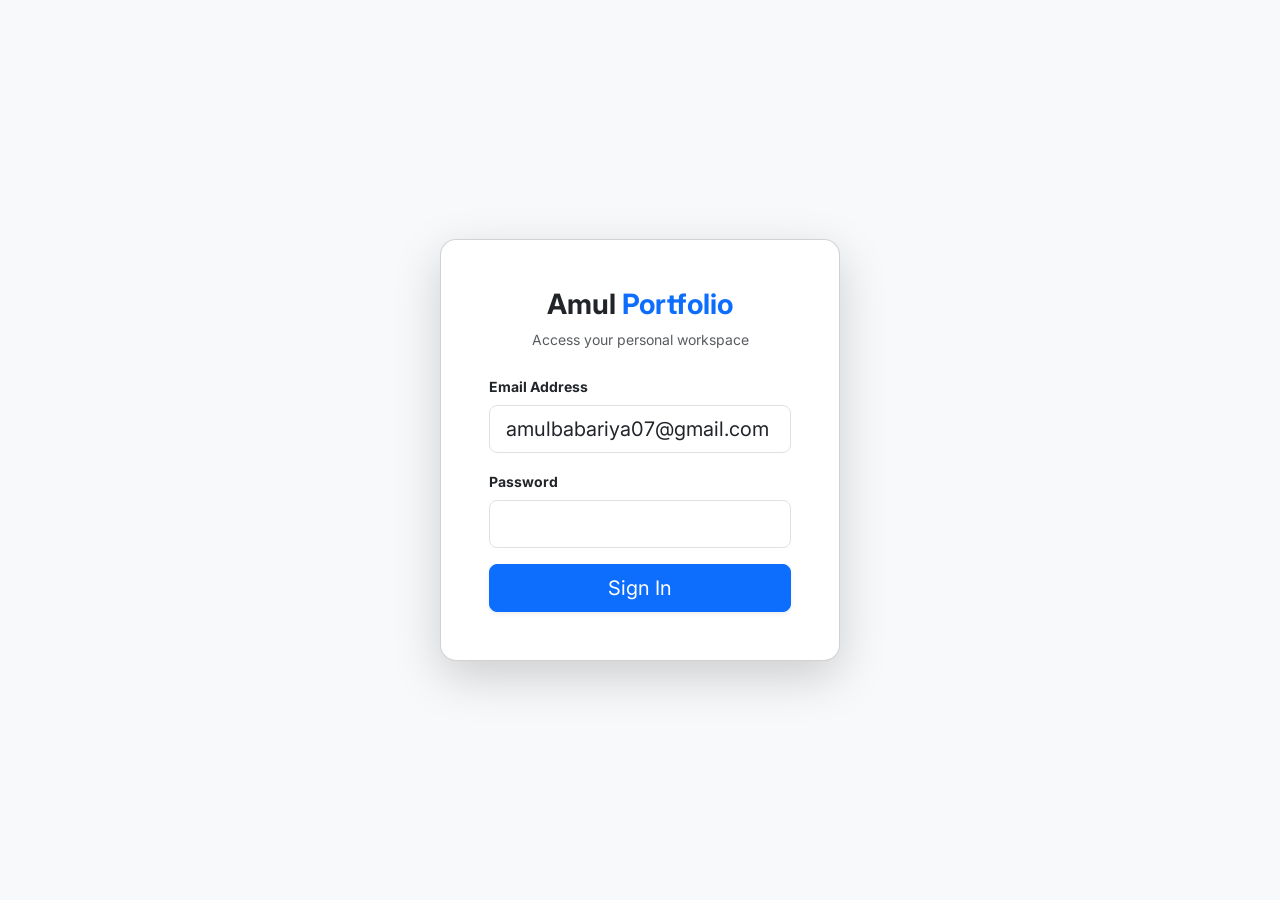
<file: admin/index.html>
<!DOCTYPE html>
<html lang="en">

<head>
    <meta charset="UTF-8">
    <meta name="viewport" content="width=device-width, initial-scale=1.0">
    <title>Portfolio Console | Bootstrap Admin</title>
    <!-- Bootstrap 5 CSS -->
    <link href="https://cdn.jsdelivr.net/npm/bootstrap@5.3.0/dist/css/bootstrap.min.css" rel="stylesheet">
    <!-- Font Awesome -->
    <link rel="stylesheet" href="https://cdnjs.cloudflare.com/ajax/libs/font-awesome/6.4.0/css/all.min.css">
    <!-- Google Fonts -->
    <link href="https://fonts.googleapis.com/css2?family=Inter:wght@300;400;500;600;700&display=swap" rel="stylesheet">
    <!-- Quill.js Theme -->
    <link href="https://cdn.quilljs.com/1.3.6/quill.snow.css" rel="stylesheet">
    <style>
        body {
            font-family: 'Inter', sans-serif;
            background-color: #f8f9fa;
        }

        .sidebar {
            z-index: 100;
            padding: 0;
            box-shadow: inset -1px 0 0 rgba(0, 0, 0, .1);
            transition: all 0.3s;
        }

        @media (min-width: 768px) {
            .sidebar {
                position: fixed;
                top: 0;
                left: 0;
                bottom: 0;
                display: block !important;
                z-index: 100;
                padding: 48px 0 0;
                box-shadow: inset -1px 0 0 rgba(0, 0, 0, .1);
            }
        }

        @media (max-width: 767.98px) {
            .sidebar {
                position: fixed;
                top: 56px;
                left: 0;
                right: 0;
                z-index: 999;
                height: calc(100vh - 56px);
                background-color: #212529 !important;
                overflow-y: auto;
                padding-top: 1rem;
            }
            .sidebar.collapse:not(.show) {
                display: none !important;
            }
        }

        .navbar-toggler {
            padding: .25rem .75rem;
            font-size: 1.25rem;
            line-height: 1;
            background-color: transparent;
            border: 1px solid rgba(255,255,255,.1);
            border-radius: .25rem;
            color: #fff;
        }

        .sidebar-sticky {
            position: relative;
            top: 0;
            height: calc(100vh - 48px);
            padding-top: .5rem;
            overflow-x: hidden;
            overflow-y: auto;
        }

        .nav-link {
            font-weight: 500;
            color: #ced4da;
            transition: 0.2s;
        }

        .nav-link:hover {
            color: #fff;
            background: rgba(255, 255, 255, 0.05);
        }

        .nav-link.active {
            color: #fff;
            background: #0d6efd;
            box-shadow: 0 4px 12px rgba(13, 110, 253, 0.3);
        }

        /* Quill Editor Overrides */
        .ql-container {
            font-family: 'Inter', sans-serif !important;
            font-size: 14px !important;
            border-bottom-left-radius: 12px;
            border-bottom-right-radius: 12px;
        }
        .ql-toolbar {
            border-top-left-radius: 12px;
            border-top-right-radius: 12px;
            background: #f8f9fa;
        }
        .ql-editor {
            min-height: 150px;
        }

        .view-section {
            display: none;
        }

        .view-section.active {
            display: block;
        }

        .login-screen {
            position: fixed;
            inset: 0;
            background-color: #f8f9fa;
            z-index: 1050;
            display: flex;
            align-items: center;
            justify-content: center;
        }

        .login-card {
            width: 100%;
            max-width: 400px;
            margin: 15px;
        }

        /* Home View Refinement */
        .sync-hero {
            background: white;
            border-radius: 2rem;
            border: 1px solid #e9ecef;
            overflow: hidden;
        }

        .sync-hero-accent {
            width: 100%;
            height: 6px;
            background: #0d6efd;
        }

        #dashboard {
            transition: all 0.3s;
        }

        @media (max-width: 767.98px) {
            #dashboard {
                padding-left: 20px !important;
                padding-right: 20px !important;
                margin-top: 56px;
            }
            .sync-hero h1 {
                font-size: 1.75rem;
            }
            .sync-hero .p-5 {
                padding: 2rem !important;
            }
        }

        /* Icon Colors */
        #logout-btn {
            color: #dc3545 !important;
        }

        #logout-btn:hover {
            background: transparent !important;
            opacity: 0.7;
        }
    </style>
</head>

<body>

    <!-- Login Screen -->
    <div class="login-screen" id="login-container-root">
        <div class="card shadow-lg login-card" style="border-radius: 1rem;">
            <div class="card-body p-4 p-md-5">
                <div class="text-center mb-4">
                    <h3 class="fw-bold">Amul <span class="text-primary">Portfolio</span></h3>
                    <p class="text-muted small">Access your personal workspace</p>
                </div>
                <form id="login-form">
                    <div class="mb-3">
                        <label class="form-label small fw-bold">Email Address</label>
                        <input type="email" id="email" class="form-control form-control-lg"
                            placeholder="name@example.com" required value="amulbabariya07@gmail.com">
                    </div>
                    <div class="mb-3">
                        <label class="form-label small fw-bold">Password</label>
                        <input type="password" id="password" class="form-control form-control-lg" required>
                    </div>
                    <p id="error-msg" class="text-danger small mb-3" style="display: none;">Invalid credentials</p>
                    <button type="submit" class="btn btn-primary btn-lg w-100 shadow-sm">Sign In</button>
                </form>
            </div>
        </div>
    </div>

    <!-- Mobile Header -->
    <header class="navbar navbar-dark sticky-top bg-dark flex-md-nowrap p-0 shadow d-md-none" id="mobile-nav" style="display: none !important;">
        <a class="navbar-brand col-md-3 col-lg-2 me-0 px-3 fs-6 fw-bold" href="#">Admin Panel</a>
        <button class="navbar-toggler position-absolute d-md-none collapsed" type="button" data-bs-toggle="collapse"
            data-bs-target="#admin-sidebar" aria-controls="admin-sidebar" aria-expanded="false"
            aria-label="Toggle navigation" style="right: 1rem; top: .75rem;">
            <i class="fa fa-bars"></i>
        </button>
    </header>

    <div class="container-fluid">
        <div class="row">
            <!-- Sidebar Navigation (Black) -->
            <nav id="admin-sidebar" class="col-md-3 col-lg-2 d-md-block bg-dark sidebar collapse border-end">
                <div class="position-sticky pt-3">
                    <div class="px-3 mb-5 mt-2">
                        <h5 class="fw-bold text-white"><i class="fa fa-terminal text-primary me-2"></i> Amul <span
                                class="text-primary">Portfolio</span></h5>
                    </div>
                    <ul class="nav flex-column px-3">
                        <li class="nav-item">
                            <a class="nav-link active py-3 rounded-3 mb-2" href="#" data-view="home">
                                <i class="fa fa-th-large me-3"></i> Overview
                            </a>
                        </li>
                        <li class="nav-item">
                            <a class="nav-link py-3 rounded-3 mb-2" href="#" data-view="profile">
                                <i class="fa fa-user-circle me-3"></i> My Profile
                            </a>
                        </li>
                        <li class="nav-item">
                            <a class="nav-link py-3 rounded-3 mb-2" href="#" data-view="experience">
                                <i class="fa fa-briefcase me-3"></i> Experience
                            </a>
                        </li>
                        <li class="nav-item">
                            <a class="nav-link py-3 rounded-3 mb-2" href="#" data-view="education">
                                <i class="fa fa-graduation-cap me-3"></i> Education
                            </a>
                        </li>
                        <li class="nav-item">
                            <a class="nav-link py-3 rounded-3 mb-2" href="#" data-view="skills">
                                <i class="fa fa-sliders-h me-3"></i> Core Skills
                            </a>
                        </li>
                        <li class="nav-item">
                            <a class="nav-link py-3 rounded-3 mb-2" href="#" data-view="stats">
                                <i class="fa fa-chart-pie me-3"></i> Analytics
                            </a>
                        </li>
                        <li class="nav-item">
                            <a class="nav-link py-3 rounded-3 mb-2" href="#" data-view="languages">
                                <i class="fa fa-language me-3"></i> Languages
                            </a>
                        </li>
                        <li class="nav-item">
                            <a class="nav-link py-3 rounded-3 mb-2" href="#" data-view="portfolio">
                                <i class="fa fa-folder-open me-3"></i> My Portfolio
                            </a>
                        </li>
                        <li class="nav-item">
                            <a class="nav-link py-3 rounded-3 mb-2 bg-gradient" href="#" data-view="messages">
                                <i class="fa fa-inbox me-3"></i> Inquiries <span class="badge bg-danger rounded-pill float-end" id="new-msg-badge" style="display:none;">New</span>
                            </a>
                        </li>
                    </ul>
                </div>
            </nav>

            <!-- Main Workspace -->
            <main id="dashboard" class="col-md-9 ms-sm-auto col-lg-10 px-md-5 py-4" style="display: none;">
                <div
                    class="d-flex justify-content-between flex-wrap flex-md-nowrap align-items-center pt-3 pb-2 mb-5 border-bottom">
                    <h1 class="h3 fw-bold text-dark mb-0" id="current-section-name">System Overview</h1>
                    <div class="btn-toolbar mb-2 mb-md-0 d-flex align-items-center">
                        <div class="btn-group me-3">
                            <button type="button" id="global-save-btn"
                                class="btn btn-primary px-4 shadow rounded-3 me-2">
                                <i class="fa fa-save me-2"></i> Save
                            </button>
                            <button type="button" id="reject-changes-btn"
                                class="btn btn-outline-secondary px-3 rounded-3 me-3">
                                Discard
                            </button>
                        </div>
                        <div class="border-start ps-3">
                            <button class="btn btn-outline-danger border-0 rounded-circle" id="logout-btn"
                                title="Sign Out">
                                <i class="fa fa-power-off fs-5"></i>
                            </button>
                        </div>
                    </div>
                </div>

                <!-- Home View (Improved Design) -->
                <section id="view-home" class="view-section active">
                    <div class="sync-hero shadow-sm">
                        <div class="sync-hero-accent"></div>
                        <div class="p-5 text-center">
                            <h1 class="display-5 fw-bold mb-3">Welcome back, <span id="welcome-user"
                                    class="text-primary">Admin</span></h1>
                            <p id="sync-text-status" class="text-success small fw-bold mt-3"><i
                                    class="fa fa-check-circle me-1"></i> Connected to Firebase</p>
                        </div>
                    </div>
                </section>

                <!-- Profile View -->
                <section id="view-profile" class="view-section">
                    <div class="card border-0 shadow-sm rounded-4 p-4">
                        <div class="mb-4">
                            <label class="form-label fw-bold small text-uppercase text-muted">About Me (Rich Text)</label>
                            <div id="bio-editor"></div>
                        </div>
        <style>
            .btn-xs { padding: 1px 5px; font-size: 10px; }
            .editor-tools { background: #f8f9fa; border-radius: 5px; padding: 2px; }
            [contenteditable]:empty:before { content: attr(placeholder); color: #999; }
        </style>
                        <div class="row g-4">
                            <div class="col-md-6 text-start">
                                <label class="form-label fw-bold small text-uppercase text-muted">Birth Date</label>
                                <input type="text" id="birthdate-text" class="form-control">
                            </div>
                            <div class="col-md-6 text-start">
                                <label class="form-label fw-bold small text-uppercase text-muted">Experience
                                    Level</label>
                                <input type="text" id="experience-text" class="form-control">
                            </div>
                            <div class="col-md-6 text-start">
                                <label class="form-label fw-bold small text-uppercase text-muted">Phone Number</label>
                                <input type="text" id="phone-text" class="form-control">
                            </div>
                            <div class="col-md-6 text-start">
                                <label class="form-label fw-bold small text-uppercase text-muted">Location</label>
                                <input type="text" id="address-text" class="form-control">
                            </div>
                        </div>
                    </div>
                </section>

                <!-- Experience View -->
                <section id="view-experience" class="view-section">
                    <div id="experience-list" class="mb-4"></div>
                    <button class="btn btn-outline-primary w-100 py-3 rounded-4 border-2" id="add-exp-btn"
                        style="border-style: dashed !important;">
                        <i class="fa fa-plus-circle me-2"></i> Add New Career Milestone
                    </button>
                </section>

                <!-- Education View -->
                <section id="view-education" class="view-section">
                    <div id="education-list" class="mb-4"></div>
                    <button class="btn btn-outline-primary w-100 py-3 rounded-4 border-2" id="add-edu-btn"
                        style="border-style: dashed !important;">
                        <i class="fa fa-plus-circle me-2"></i> Add Educational Record
                    </button>
                </section>

                <!-- Skills View -->
                <section id="view-skills" class="view-section">
                    <div id="skills-list" class="row g-4 mb-4"></div>
                    <button class="btn btn-primary px-4 py-2 rounded-3" id="add-skill-btn">
                        <i class="fa fa-plus me-2"></i> Register New Skill
                    </button>
                </section>

                <!-- Stats View -->
                <section id="view-stats" class="view-section">
                    <div class="row g-4">
                        <div class="col-md-4">
                            <div class="card border-0 shadow-sm rounded-4 p-4">
                                <label class="form-label fw-bold small text-uppercase text-muted">Years
                                    Experience</label>
                                <input type="text" id="stat-experience" class="form-control form-control-lg fw-bold">
                            </div>
                        </div>
                        <div class="col-md-4">
                            <div class="card border-0 shadow-sm rounded-4 p-4">
                                <label class="form-label fw-bold small text-uppercase text-muted">Projects
                                    Completed</label>
                                <input type="text" id="stat-projects" class="form-control form-control-lg fw-bold">
                            </div>
                        </div>
                        <div class="col-md-4">
                            <div class="card border-0 shadow-sm rounded-4 p-4">
                                <label class="form-label fw-bold small text-uppercase text-muted">Happy
                                    Customers</label>
                                <input type="text" id="stat-customers" class="form-control form-control-lg fw-bold">
                            </div>
                        </div>
                    </div>
                </section>

                <!-- Languages View -->
                <section id="view-languages" class="view-section">
                    <div id="languages-list" class="row g-4 mb-4"></div>
                    <button class="btn btn-outline-primary w-100 py-3 rounded-4 border-2" id="add-lang-btn" style="border-style: dashed !important;">
                        <i class="fa fa-plus-circle me-2"></i> Add New Language
                    </button>
                </section>

                <!-- Portfolio View -->
                <section id="view-portfolio" class="view-section">
                    <!-- Kanban View Header -->
                    <div id="portfolio-kanban-header" class="d-flex justify-content-between align-items-center mb-4">
                        <h4 class="fw-bold mb-0">Project Kanban</h4>
                        <button class="btn btn-primary rounded-pill px-4 shadow-sm" id="add-project-btn">
                            <i class="fa fa-plus-circle me-2"></i> Create Project
                        </button>
                    </div>

                    <!-- Kanban Grid -->
                    <div id="portfolio-kanban-list" class="row g-4 mb-4"></div>

                    <!-- Form View (Hidden by default) -->
                    <div id="portfolio-form-view" class="d-none">
                        <div class="card border-0 shadow-sm rounded-4 overflow-hidden mb-4">
                            <div class="card-header bg-white py-3 border-0 d-flex justify-content-between align-items-center">
                                <button class="btn btn-link text-muted text-decoration-none p-0" onclick="closeProjectForm()">
                                    <i class="fa fa-arrow-left me-2"></i> Back to Kanban
                                </button>
                                <div id="form-title-area" class="fw-bold text-primary"></div>
                            </div>
                            <div class="card-body p-4 pt-0" id="portfolio-form-content">
                                <!-- Dynamic Form Content -->
                            </div>
                        </div>
                    </div>
                </section>

                <!-- Messages View -->
                <section id="view-messages" class="view-section">
                    <div class="d-flex justify-content-between mb-4">
                        <h4 class="fw-bold">Contact Inquiries</h4>
                        <div>
                            <button class="btn btn-primary btn-sm me-2 fw-bold px-3" id="btn-kanban-view"><i class="fa fa-columns me-1"></i> Kanban</button>
                            <button class="btn btn-outline-secondary btn-sm fw-bold px-3" id="btn-list-view"><i class="fa fa-list me-1"></i> List</button>
                        </div>
                    </div>
                    
                    <!-- Kanban View -->
                    <div class="row g-4" id="messages-kanban">
                        <!-- Draft Column -->
                        <div class="col-md-4">
                            <div class="card bg-light border-0 rounded-4 p-3 h-100">
                                <h6 class="fw-bold text-muted mb-3 border-bottom pb-2"><i class="fa fa-inbox text-warning me-2"></i> Draft / New (<span id="count-draft">0</span>)</h6>
                                <div id="col-draft" class="msg-col" style="min-height: 200px;"></div>
                            </div>
                        </div>
                        <!-- Read Column -->
                        <div class="col-md-4">
                            <div class="card bg-light border-0 rounded-4 p-3 h-100">
                                <h6 class="fw-bold text-muted mb-3 border-bottom pb-2"><i class="fa fa-envelope-open text-info me-2"></i> Read (<span id="count-read">0</span>)</h6>
                                <div id="col-read" class="msg-col" style="min-height: 200px;"></div>
                            </div>
                        </div>
                        <!-- Deal Done Column -->
                        <div class="col-md-4">
                            <div class="card bg-light border-0 rounded-4 p-3 h-100">
                                <h6 class="fw-bold text-muted mb-3 border-bottom pb-2"><i class="fa fa-handshake text-success me-2"></i> Deal Done (<span id="count-deal">0</span>)</h6>
                                <div id="col-deal" class="msg-col" style="min-height: 200px;"></div>
                            </div>
                        </div>
                    </div>

                    <!-- List View -->
                    <div class="card border-0 shadow-sm rounded-4 d-none" id="messages-list">
                        <div class="table-responsive">
                            <table class="table table-hover mb-0 align-middle">
                                <thead class="bg-light">
                                    <tr>
                                        <th class="ps-4">Date</th>
                                        <th>Name</th>
                                        <th>Contact Info</th>
                                        <th>Subject</th>
                                        <th>Stage</th>
                                        <th class="text-end pe-4">Action</th>
                                    </tr>
                                </thead>
                                <tbody id="messages-table-body">
                                </tbody>
                            </table>
                        </div>
                    </div>
                </section>

            </main>
        </div>
    </div>

    <!-- Bootstrap Bundle -->
    <script src="https://cdn.jsdelivr.net/npm/bootstrap@5.3.0/dist/js/bootstrap.bundle.min.js"></script>
    <!-- Quill.js Source -->
    <script src="https://cdn.quilljs.com/1.3.6/quill.js"></script>
    <script src="../js/admin.js"></script>
</body>

</html>
</file>
